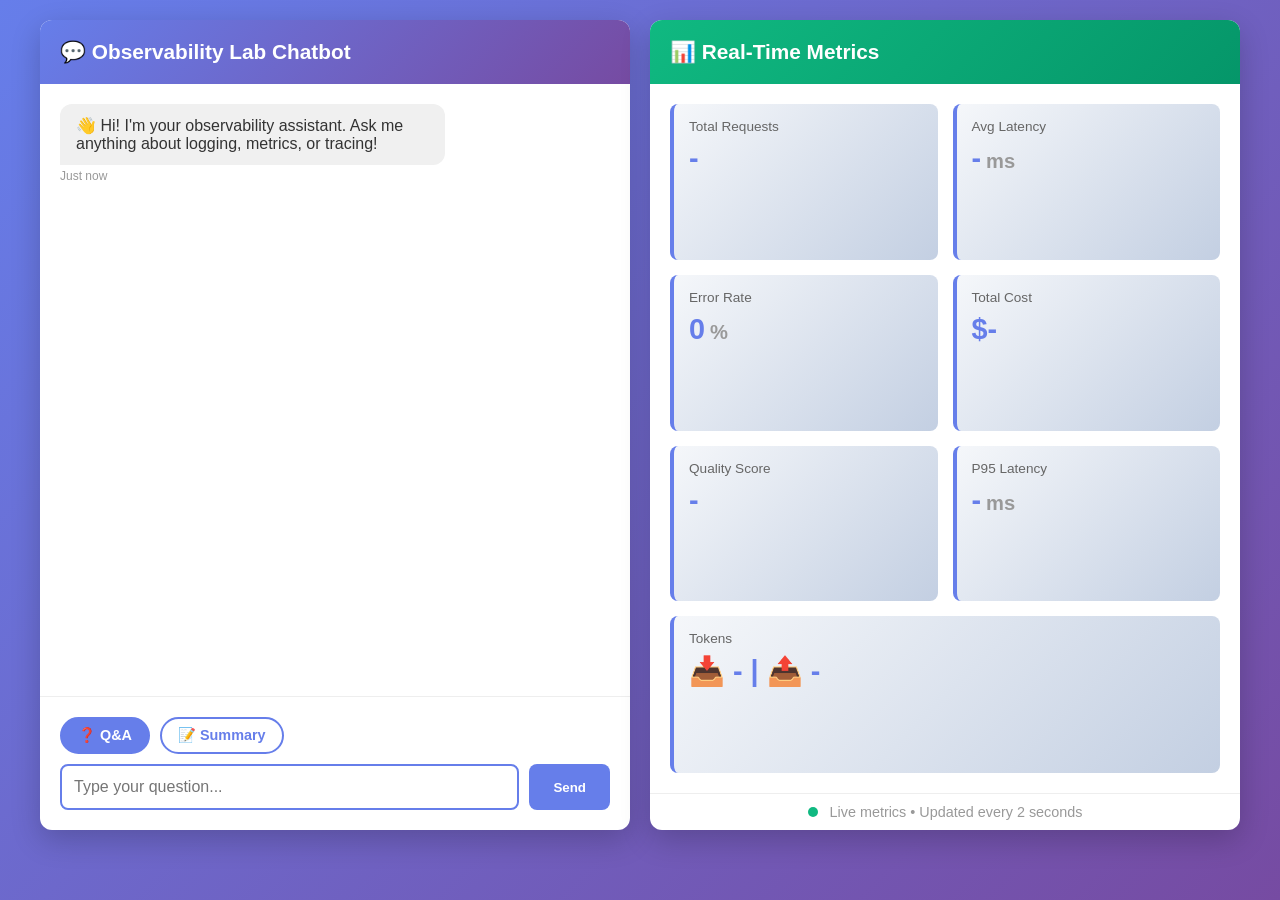
<file: chatbot.html>
<!DOCTYPE html>
<html lang="en">
<head>
    <meta charset="UTF-8">
    <meta name="viewport" content="width=device-width, initial-scale=1.0">
    <title>Observability Lab Chatbot</title>
    <style>
        * {
            margin: 0;
            padding: 0;
            box-sizing: border-box;
        }

        body {
            font-family: -apple-system, BlinkMacSystemFont, 'Segoe UI', Roboto, sans-serif;
            background: linear-gradient(135deg, #667eea 0%, #764ba2 100%);
            min-height: 100vh;
            padding: 20px;
        }

        .container {
            max-width: 1200px;
            margin: 0 auto;
            display: grid;
            grid-template-columns: 1fr 1fr;
            gap: 20px;
            height: 90vh;
        }

        /* Chatbot Section */
        .chatbot-section {
            display: flex;
            flex-direction: column;
            background: white;
            border-radius: 12px;
            box-shadow: 0 10px 30px rgba(0,0,0,0.2);
            overflow: hidden;
        }

        .chat-header {
            background: linear-gradient(135deg, #667eea 0%, #764ba2 100%);
            color: white;
            padding: 20px;
            font-size: 1.3em;
            font-weight: 600;
        }

        .chat-messages {
            flex: 1;
            overflow-y: auto;
            padding: 20px;
            display: flex;
            flex-direction: column;
            gap: 15px;
        }

        .message {
            display: flex;
            gap: 10px;
            animation: slideIn 0.3s ease;
        }

        @keyframes slideIn {
            from {
                opacity: 0;
                transform: translateY(10px);
            }
            to {
                opacity: 1;
                transform: translateY(0);
            }
        }

        .message.user {
            justify-content: flex-end;
        }

        .message-content {
            max-width: 70%;
            padding: 12px 16px;
            border-radius: 12px;
            word-wrap: break-word;
        }

        .message.user .message-content {
            background: #667eea;
            color: white;
            border-bottom-right-radius: 0;
        }

        .message.bot .message-content {
            background: #f0f0f0;
            color: #333;
            border-bottom-left-radius: 0;
        }

        .message-meta {
            font-size: 0.75em;
            color: #999;
            margin-top: 4px;
        }

        .message.user .message-meta {
            color: rgba(255,255,255,0.7);
        }

        .chat-input-area {
            padding: 20px;
            border-top: 1px solid #eee;
            display: flex;
            gap: 10px;
            flex-wrap: wrap;
        }

        .input-group {
            flex: 1;
            display: flex;
            gap: 10px;
        }

        input[type="text"] {
            flex: 1;
            padding: 12px;
            border: 2px solid #eee;
            border-radius: 8px;
            font-size: 1em;
            transition: border-color 0.3s;
        }

        input[type="text"]:focus {
            outline: none;
            border-color: #667eea;
        }

        button {
            padding: 12px 24px;
            background: #667eea;
            color: white;
            border: none;
            border-radius: 8px;
            cursor: pointer;
            font-weight: 600;
            transition: background 0.3s;
        }

        button:hover {
            background: #764ba2;
        }

        button:disabled {
            background: #ccc;
            cursor: not-allowed;
        }

        .feature-selector {
            display: flex;
            gap: 10px;
            flex-wrap: wrap;
        }

        .feature-btn {
            padding: 8px 16px;
            border: 2px solid #667eea;
            background: white;
            color: #667eea;
            border-radius: 20px;
            cursor: pointer;
            font-size: 0.9em;
            transition: all 0.3s;
        }

        .feature-btn.active {
            background: #667eea;
            color: white;
        }

        .feature-btn:hover {
            background: #667eea;
            color: white;
        }

        .loading {
            display: inline-block;
            width: 8px;
            height: 8px;
            border-radius: 50%;
            background: #667eea;
            animation: pulse 1s infinite;
        }

        @keyframes pulse {
            0%, 100% { opacity: 0.6; }
            50% { opacity: 1; }
        }

        /* Metrics Section */
        .metrics-section {
            display: flex;
            flex-direction: column;
            background: white;
            border-radius: 12px;
            box-shadow: 0 10px 30px rgba(0,0,0,0.2);
            overflow: hidden;
        }

        .metrics-header {
            background: linear-gradient(135deg, #10b981 0%, #059669 100%);
            color: white;
            padding: 20px;
            font-size: 1.3em;
            font-weight: 600;
        }

        .metrics-content {
            flex: 1;
            overflow-y: auto;
            padding: 20px;
            display: grid;
            grid-template-columns: 1fr 1fr;
            gap: 15px;
        }

        .metric-box {
            background: linear-gradient(135deg, #f5f7fa 0%, #c3cfe2 100%);
            padding: 15px;
            border-radius: 8px;
            border-left: 4px solid #667eea;
        }

        .metric-label {
            font-size: 0.85em;
            color: #666;
            font-weight: 500;
            margin-bottom: 8px;
        }

        .metric-value {
            font-size: 1.8em;
            font-weight: 700;
            color: #667eea;
            word-break: break-all;
        }

        .metric-unit {
            font-size: 0.7em;
            color: #999;
            margin-left: 5px;
        }

        .metric-trend {
            font-size: 0.8em;
            color: #10b981;
            margin-top: 5px;
        }

        .metric-box.warning {
            border-left-color: #f59e0b;
        }

        .metric-box.critical {
            border-left-color: #ef4444;
        }

        .refresh-indicator {
            text-align: center;
            padding: 10px;
            font-size: 0.9em;
            color: #999;
            border-top: 1px solid #eee;
        }

        .status-indicator {
            display: inline-block;
            width: 10px;
            height: 10px;
            border-radius: 50%;
            background: #10b981;
            margin-right: 8px;
            animation: blink 2s infinite;
        }

        @keyframes blink {
            0%, 100% { opacity: 1; }
            50% { opacity: 0.5; }
        }

        .full-width {
            grid-column: 1 / -1;
        }

        @media (max-width: 1024px) {
            .container {
                grid-template-columns: 1fr;
            }

            .metrics-content {
                grid-template-columns: 1fr;
            }
        }
    </style>
</head>
<body>
    <div class="container">
        <!-- Chatbot Section -->
        <div class="chatbot-section">
            <div class="chat-header">
                💬 Observability Lab Chatbot
            </div>

            <div class="chat-messages" id="chatMessages">
                <div class="message bot">
                    <div>
                        <div class="message-content">
                            👋 Hi! I'm your observability assistant. Ask me anything about logging, metrics, or tracing!
                        </div>
                        <div class="message-meta">Just now</div>
                    </div>
                </div>
            </div>

            <div class="chat-input-area">
                <div style="width: 100%;">
                    <div class="feature-selector">
                        <button class="feature-btn active" onclick="selectFeature('qa')">❓ Q&A</button>
                        <button class="feature-btn" onclick="selectFeature('summary')">📝 Summary</button>
                    </div>
                </div>
                <div class="input-group">
                    <input
                        type="text"
                        id="messageInput"
                        placeholder="Type your question..."
                        onkeypress="if(event.key==='Enter') sendMessage()"
                    />
                    <button onclick="sendMessage()" id="sendBtn">Send</button>
                </div>
            </div>
        </div>

        <!-- Metrics Section -->
        <div class="metrics-section">
            <div class="metrics-header">
                📊 Real-Time Metrics
            </div>

            <div class="metrics-content" id="metricsContent">
                <div class="metric-box">
                    <div class="metric-label">Total Requests</div>
                    <div class="metric-value"><span id="metric-traffic">-</span></div>
                </div>
                <div class="metric-box">
                    <div class="metric-label">Avg Latency</div>
                    <div class="metric-value"><span id="metric-latency">-</span><span class="metric-unit">ms</span></div>
                </div>
                <div class="metric-box">
                    <div class="metric-label">Error Rate</div>
                    <div class="metric-value"><span id="metric-errors">0</span><span class="metric-unit">%</span></div>
                </div>
                <div class="metric-box">
                    <div class="metric-label">Total Cost</div>
                    <div class="metric-value">$<span id="metric-cost">-</span></div>
                </div>
                <div class="metric-box">
                    <div class="metric-label">Quality Score</div>
                    <div class="metric-value"><span id="metric-quality">-</span></div>
                </div>
                <div class="metric-box">
                    <div class="metric-label">P95 Latency</div>
                    <div class="metric-value"><span id="metric-p95">-</span><span class="metric-unit">ms</span></div>
                </div>
                <div class="metric-box full-width">
                    <div class="metric-label">Tokens</div>
                    <div class="metric-value">
                        📥 <span id="metric-tokens-in">-</span> | 📤 <span id="metric-tokens-out">-</span>
                    </div>
                </div>
            </div>

            <div class="refresh-indicator">
                <span class="status-indicator"></span>
                Live metrics • Updated every 2 seconds
            </div>
        </div>
    </div>

    <script>
        const API_URL = 'http://127.0.0.1:8001';
        let selectedFeature = 'qa';
        let userId = 'user-' + Math.random().toString(36).substr(2, 9);
        let sessionId = 'session-' + Date.now();

        function selectFeature(feature) {
            selectedFeature = feature;
            document.querySelectorAll('.feature-btn').forEach(btn => {
                btn.classList.remove('active');
            });
            event.target.classList.add('active');
        }

        async function sendMessage() {
            const input = document.getElementById('messageInput');
            const message = input.value.trim();

            if (!message) return;

            const sendBtn = document.getElementById('sendBtn');
            sendBtn.disabled = true;

            // Add user message
            addMessage(message, 'user');
            input.value = '';

            // Add typing indicator
            const typingMsg = addMessage('typing...', 'bot');

            try {
                const response = await fetch(`${API_URL}/chat`, {
                    method: 'POST',
                    headers: { 'Content-Type': 'application/json' },
                    body: JSON.stringify({
                        user_id: userId,
                        session_id: sessionId,
                        feature: selectedFeature,
                        message: message
                    })
                });

                const data = await response.json();

                // Remove typing indicator
                typingMsg.remove();

                // Add bot response
                const latencyText = `⏱️ ${data.latency_ms}ms • 💰 $${data.cost_usd.toFixed(6)} • ⭐ ${data.quality_score}`;
                addMessage(data.answer, 'bot', latencyText);

                // Update metrics
                updateMetrics();
            } catch (error) {
                typingMsg.remove();
                addMessage(`❌ Error: ${error.message}`, 'bot');
            } finally {
                sendBtn.disabled = false;
                input.focus();
            }
        }

        function addMessage(text, sender, meta = '') {
            const chatMessages = document.getElementById('chatMessages');
            const messageDiv = document.createElement('div');
            messageDiv.className = `message ${sender}`;

            const contentDiv = document.createElement('div');
            contentDiv.className = 'message-content';
            contentDiv.textContent = text === 'typing...' ? '' : text;

            if (text === 'typing...') {
                contentDiv.innerHTML = '<div class="loading"></div>';
            }

            const metaDiv = document.createElement('div');
            metaDiv.className = 'message-meta';
            metaDiv.textContent = meta || new Date().toLocaleTimeString();

            messageDiv.appendChild(contentDiv);
            if (meta || sender === 'bot') {
                messageDiv.appendChild(metaDiv);
            }

            chatMessages.appendChild(messageDiv);
            chatMessages.scrollTop = chatMessages.scrollHeight;

            return messageDiv;
        }

        async function updateMetrics() {
            try {
                const response = await fetch(`${API_URL}/metrics`);
                const metrics = await response.json();

                document.getElementById('metric-traffic').textContent = metrics.traffic || '-';
                document.getElementById('metric-latency').textContent =
                    metrics.latency_p50 ? Math.round(metrics.latency_p50) : '-';
                document.getElementById('metric-p95').textContent =
                    metrics.latency_p95 ? Math.round(metrics.latency_p95) : '-';
                document.getElementById('metric-cost').textContent =
                    metrics.total_cost_usd ? metrics.total_cost_usd.toFixed(4) : '-';
                document.getElementById('metric-quality').textContent =
                    metrics.quality_avg ? metrics.quality_avg.toFixed(2) : '-';
                document.getElementById('metric-tokens-in').textContent =
                    metrics.tokens_in_total || '-';
                document.getElementById('metric-tokens-out').textContent =
                    metrics.tokens_out_total || '-';

                // Calculate error rate
                const errors = Object.values(metrics.error_breakdown || {}).reduce((a, b) => a + b, 0);
                const errorRate = metrics.traffic ? ((errors / metrics.traffic) * 100).toFixed(2) : '0';
                document.getElementById('metric-errors').textContent = errorRate;
            } catch (error) {
                console.error('Error fetching metrics:', error);
            }
        }

        // Initial metrics load and set up auto-refresh
        updateMetrics();
        setInterval(updateMetrics, 2000);

        // Focus input on load
        window.addEventListener('load', () => {
            document.getElementById('messageInput').focus();
        });
    </script>
</body>
</html>
</file>
